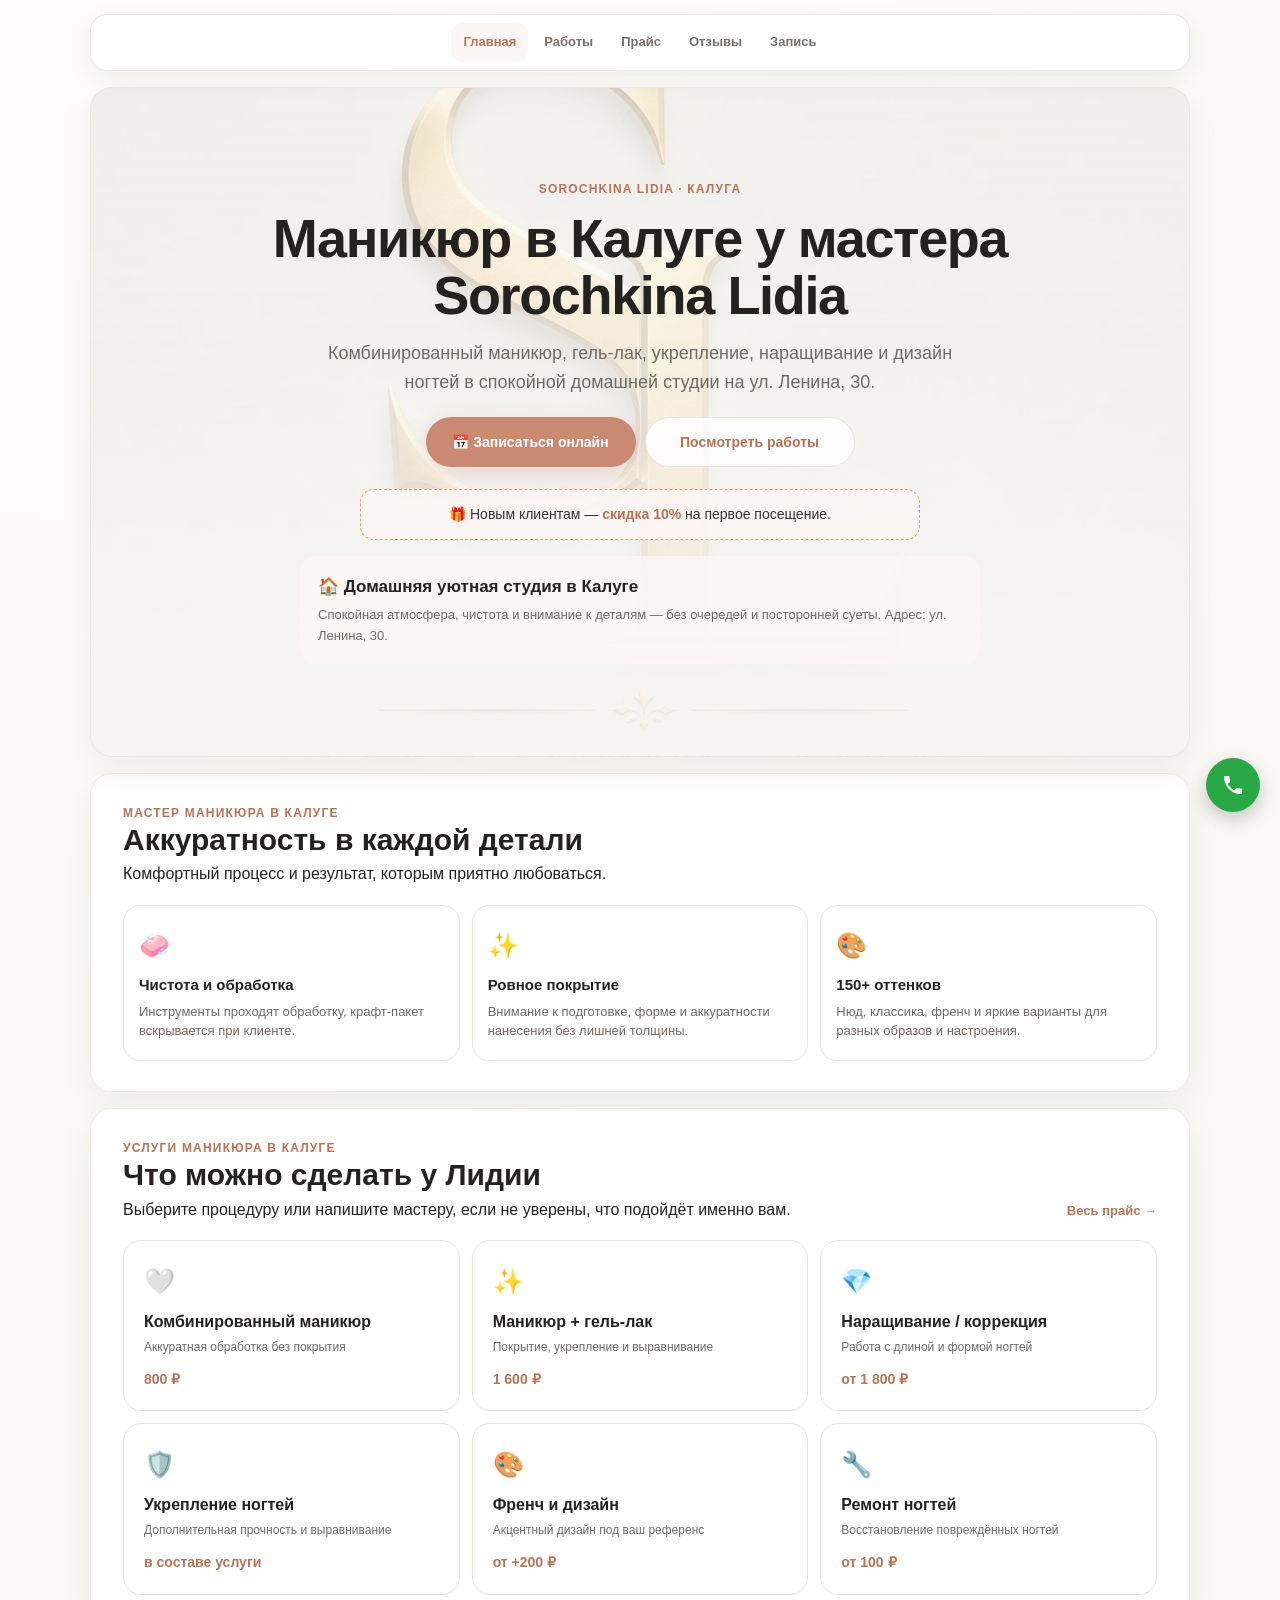
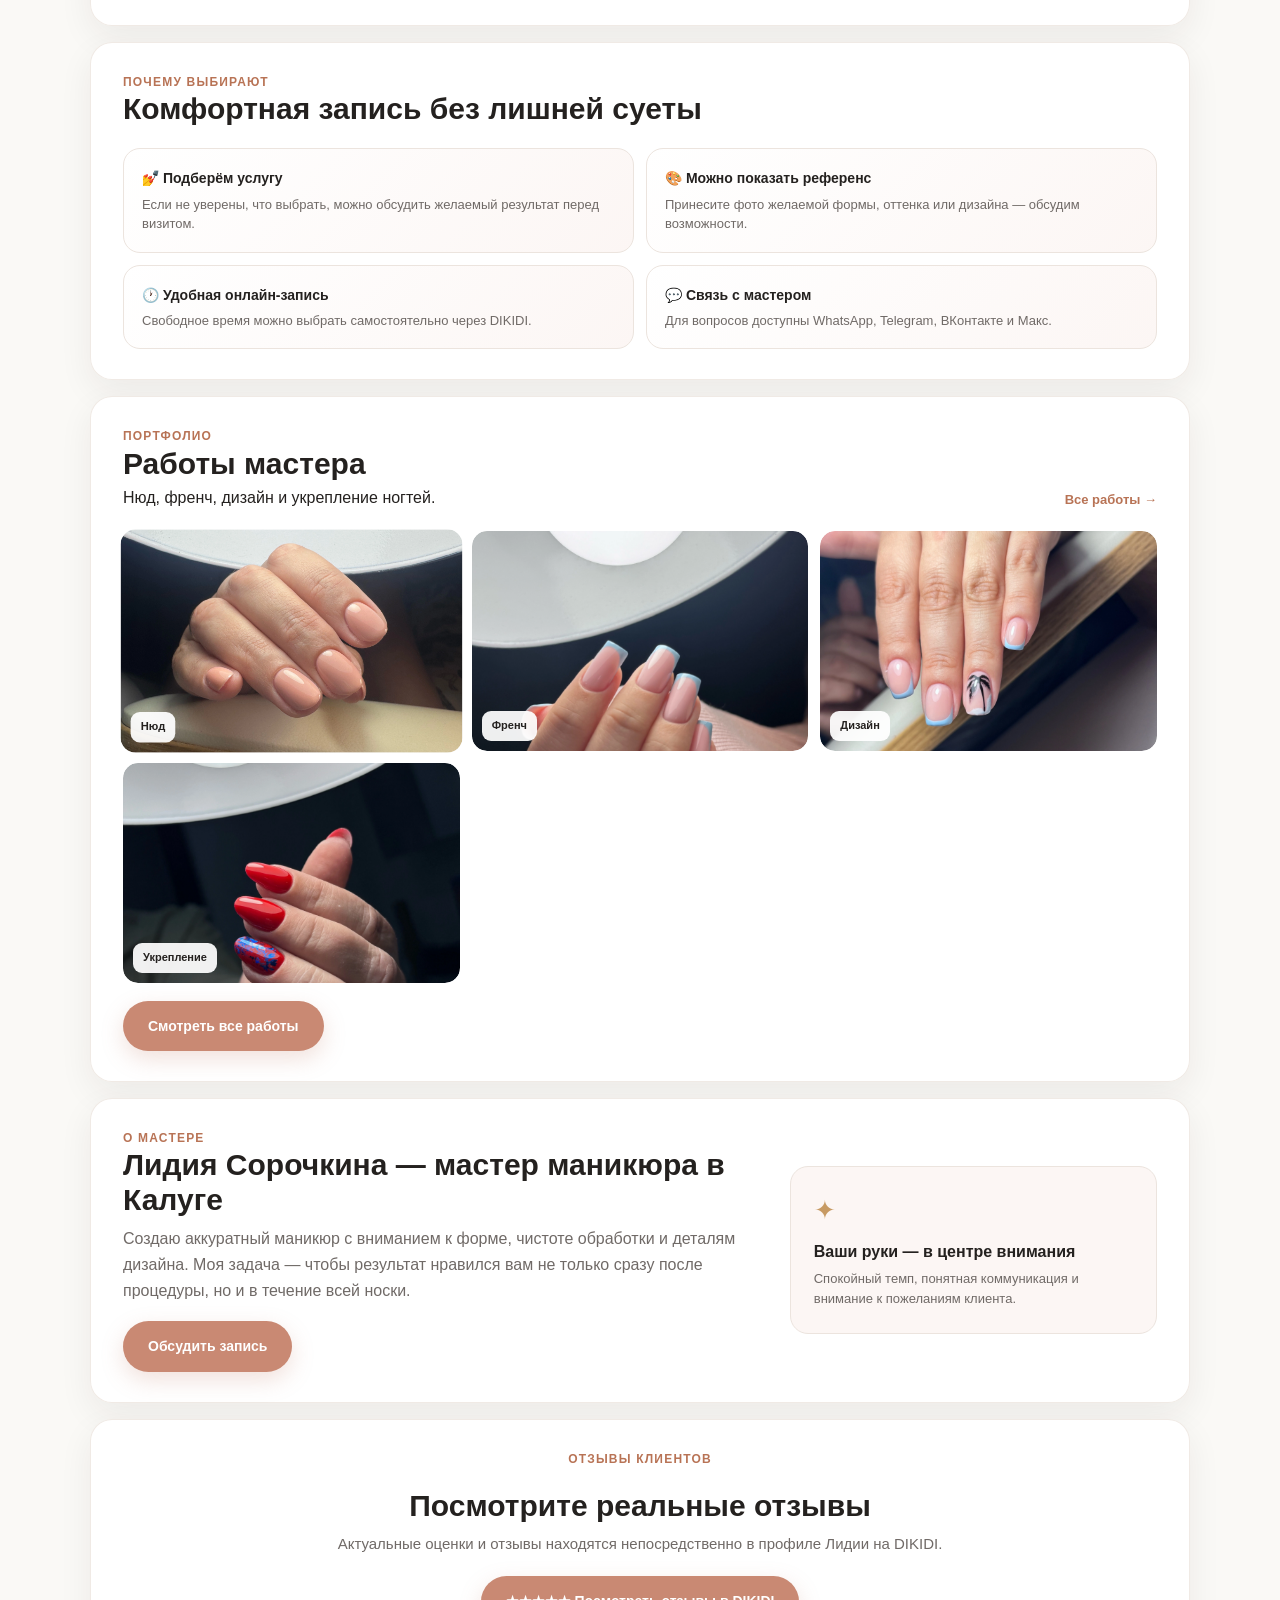
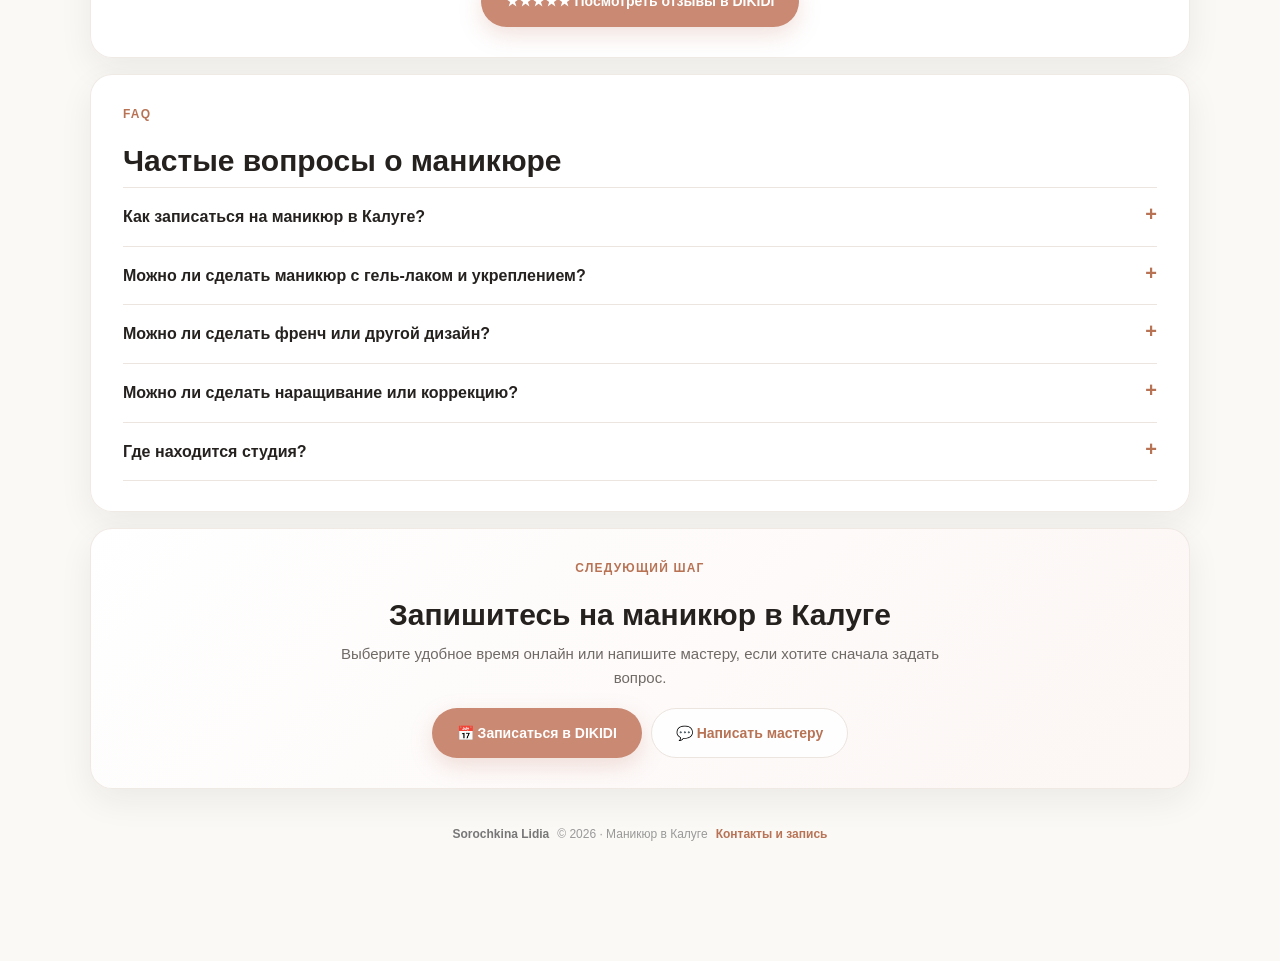
<file: index.html>
<!DOCTYPE html>
<html lang="ru">
<head>
<meta charset="UTF-8"><meta name="viewport" content="width=device-width, initial-scale=1.0">
<meta name="description" content="Sorochkina Lidia — мастер маникюра в Калуге. Маникюр, гель-лак, укрепление, наращивание и дизайн ногтей. Портфолио, цены, отзывы и онлайн-запись.">
<meta name="theme-color" content="#faf9f6"><meta name="robots" content="index,follow,max-image-preview:large">
<link rel="canonical" href="https://alexandrsorochkin06-cloud.github.io/lidiya-site/">
<link rel="icon" href="favicon.svg" type="image/svg+xml"><link rel="manifest" href="site.webmanifest">
<meta property="og:title" content="Sorochkina Lidia — мастер маникюра в Калуге"><meta property="og:description" content="Маникюр, гель-лак, укрепление, наращивание и дизайн ногтей в Калуге. Портфолио, цены и онлайн-запись."><meta property="og:type" content="website"><meta property="og:locale" content="ru_RU"><meta property="og:url" content="https://alexandrsorochkin06-cloud.github.io/lidiya-site/">
<title>Sorochkina Lidia — мастер маникюра в Калуге</title><link rel="stylesheet" href="style.css">
<script type="application/ld+json">{"@context":"https://schema.org","@type":"NailSalon","name":"Sorochkina Lidia","description":"Мастер маникюра в Калуге: маникюр, гель-лак, укрепление, наращивание и дизайн ногтей.","url":"https://alexandrsorochkin06-cloud.github.io/lidiya-site/","telephone":"+79208876591","priceRange":"₽₽","areaServed":{"@type":"City","name":"Калуга"},"address":{"@type":"PostalAddress","streetAddress":"ул. Ленина, 30","addressLocality":"Калуга","addressRegion":"Калужская область","postalCode":"248000","addressCountry":"RU"},"serviceType":["Комбинированный маникюр","Маникюр с гель-лаком","Укрепление ногтей","Наращивание ногтей","Коррекция ногтей","Френч","Дизайн ногтей","Ремонт ногтей"],"sameAs":["https://vk.com/id_sorochkina.lidia","https://t.me/princess1118L","https://dikidi.ru/1671478"]}</script>
</head>
<body><a class="skip-link" href="#main">К содержанию</a><div class="container">
<nav class="nav-menu" aria-label="Основная навигация"><a href="index.html" class="active">Главная</a><a href="gallery.html">Работы</a><a href="prices.html">Прайс</a><a href="reviews.html">Отзывы</a><a href="booking.html">Запись</a></nav>
<main id="main">
<section class="hero" style="position:relative;overflow:hidden"><p class="hero-kicker">SOROCHKINA LIDIA · КАЛУГА</p><h1 style="max-width:760px">Маникюр в Калуге у мастера Sorochkina Lidia</h1><p style="max-width:650px">Комбинированный маникюр, гель-лак, укрепление, наращивание и дизайн ногтей в спокойной домашней студии на ул. Ленина, 30.</p><div class="hero-actions"><a href="https://dikidi.ru/1671478" class="btn" target="_blank" rel="noopener noreferrer">📅 Записаться онлайн</a><a href="gallery.html" class="btn btn-light">Посмотреть работы</a></div><div class="offer"><p>🎁 Новым клиентам — <strong>скидка 10%</strong> на первое посещение.</p></div><div class="hero-studio"><h3>🏠 Домашняя уютная студия в Калуге</h3><p>Спокойная атмосфера, чистота и внимание к деталям — без очередей и посторонней суеты. Адрес: ул. Ленина, 30.</p></div></section>
<section class="section"><div class="section-heading"><div><p class="eyebrow">Мастер маникюра в Калуге</p><h2>Аккуратность в каждой детали</h2><p>Комфортный процесс и результат, которым приятно любоваться.</p></div></div><div class="benefits"><div class="benefit-card"><div class="benefit-icon">🧼</div><h3>Чистота и обработка</h3><p>Инструменты проходят обработку, крафт-пакет вскрывается при клиенте.</p></div><div class="benefit-card"><div class="benefit-icon">✨</div><h3>Ровное покрытие</h3><p>Внимание к подготовке, форме и аккуратности нанесения без лишней толщины.</p></div><div class="benefit-card"><div class="benefit-icon">🎨</div><h3>150+ оттенков</h3><p>Нюд, классика, френч и яркие варианты для разных образов и настроения.</p></div></div></section>
<section class="section"><div class="section-heading"><div><p class="eyebrow">Услуги маникюра в Калуге</p><h2>Что можно сделать у Лидии</h2><p>Выберите процедуру или напишите мастеру, если не уверены, что подойдёт именно вам.</p></div><a class="mini-link" href="prices.html">Весь прайс →</a></div><div class="service-grid"><a class="service-card" href="prices.html"><span class="service-icon">🤍</span><strong>Комбинированный маникюр</strong><span>Аккуратная обработка без покрытия</span><b>800 ₽</b></a><a class="service-card" href="prices.html"><span class="service-icon">✨</span><strong>Маникюр + гель-лак</strong><span>Покрытие, укрепление и выравнивание</span><b>1 600 ₽</b></a><a class="service-card" href="prices.html"><span class="service-icon">💎</span><strong>Наращивание / коррекция</strong><span>Работа с длиной и формой ногтей</span><b>от 1 800 ₽</b></a><a class="service-card" href="prices.html"><span class="service-icon">🛡️</span><strong>Укрепление ногтей</strong><span>Дополнительная прочность и выравнивание</span><b>в составе услуги</b></a><a class="service-card" href="prices.html"><span class="service-icon">🎨</span><strong>Френч и дизайн</strong><span>Акцентный дизайн под ваш референс</span><b>от +200 ₽</b></a><a class="service-card" href="prices.html"><span class="service-icon">🔧</span><strong>Ремонт ногтей</strong><span>Восстановление повреждённых ногтей</span><b>от 100 ₽</b></a></div></section>
<section class="section"><div class="section-heading"><div><p class="eyebrow">Почему выбирают</p><h2>Комфортная запись без лишней суеты</h2></div></div><div class="trust-grid"><div class="trust-item"><strong>💅 Подберём услугу</strong><span>Если не уверены, что выбрать, можно обсудить желаемый результат перед визитом.</span></div><div class="trust-item"><strong>🎨 Можно показать референс</strong><span>Принесите фото желаемой формы, оттенка или дизайна — обсудим возможности.</span></div><div class="trust-item"><strong>🕐 Удобная онлайн-запись</strong><span>Свободное время можно выбрать самостоятельно через DIKIDI.</span></div><div class="trust-item"><strong>💬 Связь с мастером</strong><span>Для вопросов доступны WhatsApp, Telegram, ВКонтакте и Макс.</span></div></div></section>
<section class="section"><div class="section-heading"><div><p class="eyebrow">Портфолио</p><h2>Работы мастера</h2><p>Нюд, френч, дизайн и укрепление ногтей.</p></div><a class="mini-link" href="gallery.html">Все работы →</a></div><div class="gallery-grid home-gallery"><div class="gallery-card" style="transform:scale(1.015);z-index:1"><img src="photo1.jpg" alt="Нюдовый маникюр — работа Sorochkina Lidia в Калуге" class="gallery-img" loading="lazy"><span class="gallery-label">Нюд</span></div><div class="gallery-card"><img src="photo2.jpg" alt="Французский маникюр — работа Sorochkina Lidia в Калуге" class="gallery-img" loading="lazy"><span class="gallery-label">Френч</span></div><div class="gallery-card"><img src="photo3.jpg" alt="Маникюр с дизайном — работа Sorochkina Lidia в Калуге" class="gallery-img" loading="lazy"><span class="gallery-label">Дизайн</span></div><div class="gallery-card"><img src="photo4.jpg" alt="Маникюр с укреплением — работа Sorochkina Lidia в Калуге" class="gallery-img" loading="lazy"><span class="gallery-label">Укрепление</span></div></div><a href="gallery.html" class="btn" style="margin-top:18px">Смотреть все работы</a></section>
<section class="section about-section"><div class="about-copy"><p class="eyebrow">О мастере</p><h2>Лидия Сорочкина — мастер маникюра в Калуге</h2><p>Создаю аккуратный маникюр с вниманием к форме, чистоте обработки и деталям дизайна. Моя задача — чтобы результат нравился вам не только сразу после процедуры, но и в течение всей носки.</p><a href="booking.html" class="btn">Обсудить запись</a></div><div class="about-note"><span>✦</span><strong>Ваши руки — в центре внимания</strong><p>Спокойный темп, понятная коммуникация и внимание к пожеланиям клиента.</p></div></section>
<section class="section" style="text-align:center"><p class="eyebrow">Отзывы клиентов</p><h2>Посмотрите реальные отзывы</h2><p>Актуальные оценки и отзывы находятся непосредственно в профиле Лидии на DIKIDI.</p><a href="https://dikidi.ru/1671478" class="btn" target="_blank" rel="noopener noreferrer">★★★★★ Посмотреть отзывы в DIKIDI</a></section>
<section class="section faq-section"><p class="eyebrow">FAQ</p><h2>Частые вопросы о маникюре</h2><details><summary>Как записаться на маникюр в Калуге?</summary><p>Самый быстрый способ — открыть онлайн-запись DIKIDI и выбрать подходящее время. Для вопросов можно написать мастеру.</p></details><details><summary>Можно ли сделать маникюр с гель-лаком и укреплением?</summary><p>Да, услуга «Маникюр + гель-лак» включает укрепление и выравнивание. Актуальная стоимость указана в прайсе.</p></details><details><summary>Можно ли сделать френч или другой дизайн?</summary><p>Да. Можно заранее показать референс, чтобы обсудить желаемый результат и возможность его выполнения.</p></details><details><summary>Можно ли сделать наращивание или коррекцию?</summary><p>Да, выполняются наращивание и коррекция. Стоимость начинается от 1 800 ₽ и зависит от объёма работы.</p></details><details><summary>Где находится студия?</summary><p>Студия находится в Калуге по адресу: ул. Ленина, 30. Точные организационные детали визита уточняются при записи.</p></details></section>
<section class="section final-cta"><p class="eyebrow">Следующий шаг</p><h2>Запишитесь на маникюр в Калуге</h2><p>Выберите удобное время онлайн или напишите мастеру, если хотите сначала задать вопрос.</p><div class="hero-actions"><a href="https://dikidi.ru/1671478" class="btn" target="_blank" rel="noopener noreferrer">📅 Записаться в DIKIDI</a><a href="booking.html" class="btn btn-light">💬 Написать мастеру</a></div></section>
</main><footer class="footer"><strong>Sorochkina Lidia</strong><span>© 2026 · Маникюр в Калуге</span><a href="booking.html">Контакты и запись</a></footer></div>
<a href="tel:+79208876591" class="phone-float-btn" aria-label="Позвонить мастеру"><svg xmlns="http://www.w3.org/2000/svg" viewBox="0 0 24 24" fill="white" width="24" height="24" aria-hidden="true"><path d="M6.62 10.79c1.44 2.83 3.76 5.14 6.59 6.59l2.2-2.2c.27-.27.67-.36 1.02-.24 1.12.37 2.33.57 3.57.57.55 0 1 .45 1 1V20c0 .55-.45 1-1 1-9.39 0-17-7.61-17-17 0-.55.45-1 1-1h3.5c.55 0 1 .45 1 1 0 1.25.2 2.45.57 3.57-.28.28-.36.67-.25 1.02.11.35.03.74-.25 1.02z"/></svg></a><div class="mobile-cta"><a class="cta-primary" href="https://dikidi.ru/1671478" target="_blank" rel="noopener noreferrer">📅 Записаться</a><a class="cta-secondary" href="booking.html">💬 Написать мастеру</a></div><script src="script.js" defer></script>
</body></html>
</file>
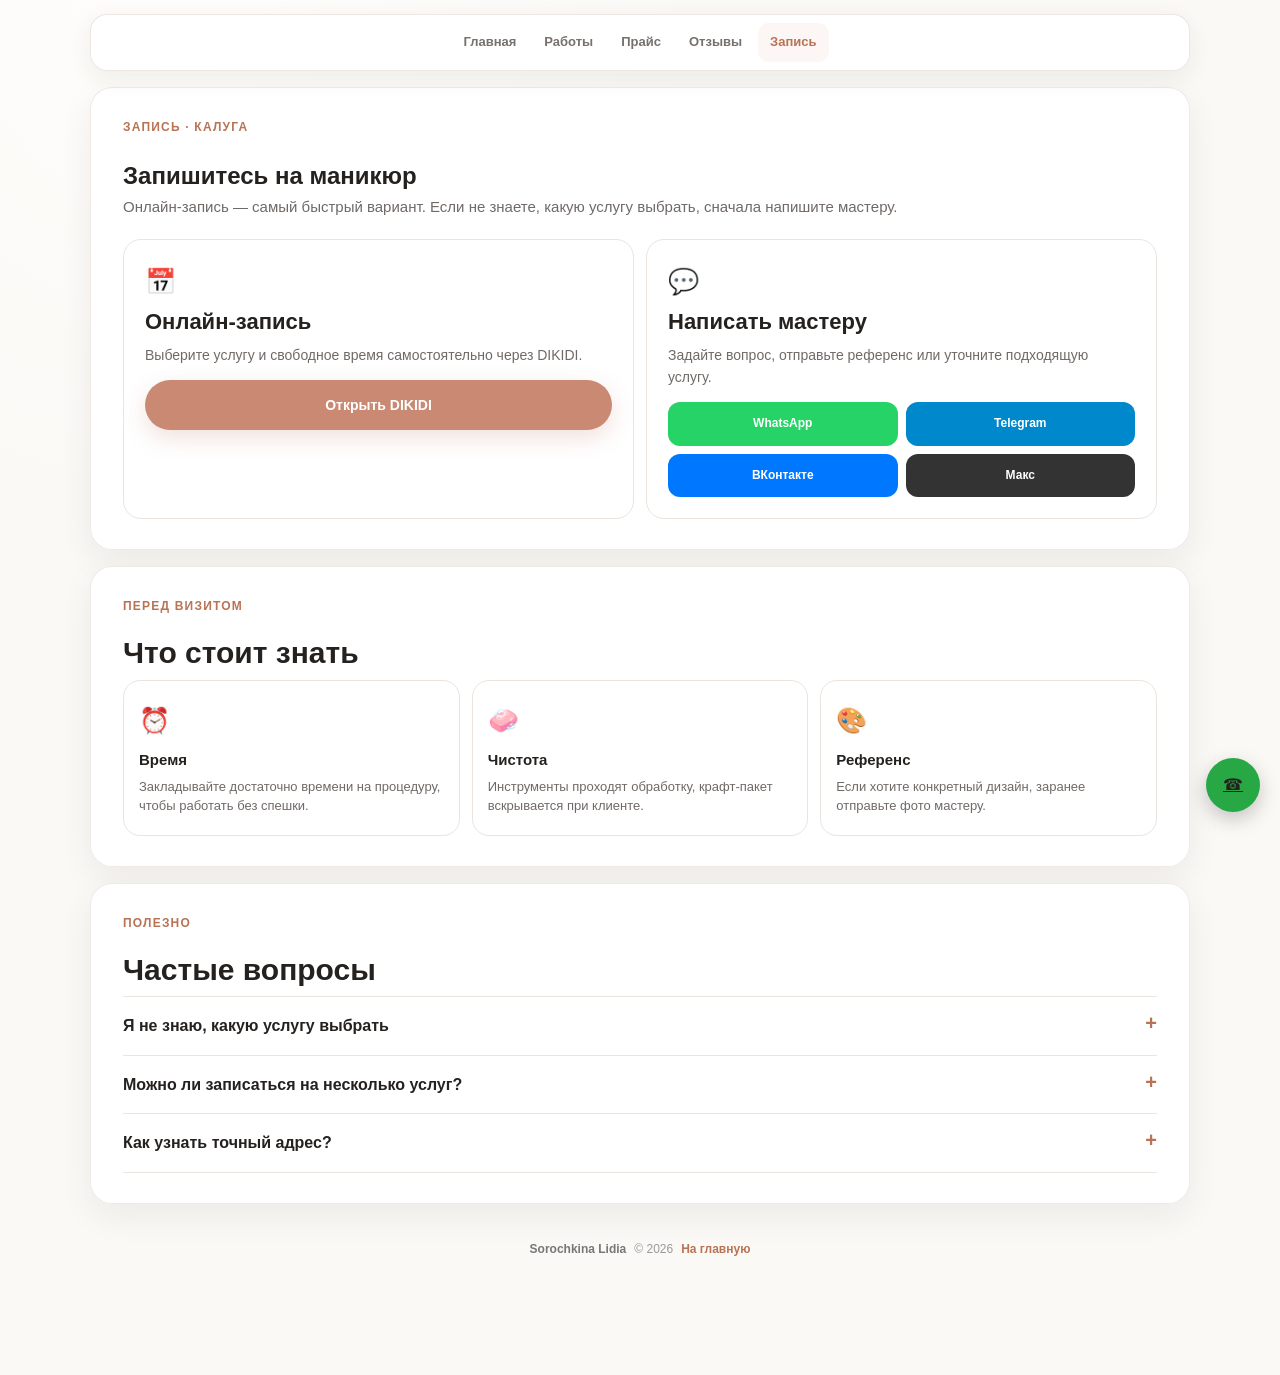
<file: booking.html>
<!DOCTYPE html>
<html lang="ru">
<head>
<meta charset="UTF-8"><meta name="viewport" content="width=device-width, initial-scale=1.0">
<meta name="description" content="Запись на маникюр в Калуге к Sorochkina Lidia. Онлайн-запись через DIKIDI, WhatsApp, Telegram, ВКонтакте и Макс.">
<meta name="theme-color" content="#faf9f6"><meta name="robots" content="index,follow">
<link rel="canonical" href="https://alexandrsorochkin06-cloud.github.io/lidiya-site/booking.html">
<meta property="og:title" content="Запись на маникюр в Калуге | Sorochkina Lidia"><meta property="og:description" content="Онлайн-запись к мастеру маникюра Sorochkina Lidia в Калуге."><meta property="og:type" content="website"><meta property="og:locale" content="ru_RU"><meta property="og:url" content="https://alexandrsorochkin06-cloud.github.io/lidiya-site/booking.html">
<title>Запись на маникюр в Калуге | Sorochkina Lidia</title><link rel="stylesheet" href="style.css">
</head>
<body><a class="skip-link" href="#main">К содержанию</a><div class="container">
<nav class="nav-menu" aria-label="Основная навигация"><a href="index.html">Главная</a><a href="gallery.html">Работы</a><a href="prices.html">Прайс</a><a href="reviews.html">Отзывы</a><a href="booking.html" class="active">Запись</a></nav>
<main id="main">
<section class="section"><p class="eyebrow">Запись · Калуга</p><h1>Запишитесь на маникюр</h1><p>Онлайн-запись — самый быстрый вариант. Если не знаете, какую услугу выбрать, сначала напишите мастеру.</p>
<div class="booking-grid">
<div class="booking-card"><div class="benefit-icon">📅</div><h2 style="font-size:22px">Онлайн-запись</h2><p>Выберите услугу и свободное время самостоятельно через DIKIDI.</p><a href="https://dikidi.ru/1671478" class="btn" target="_blank" rel="noopener noreferrer">Открыть DIKIDI</a></div>
<div class="booking-card"><div class="benefit-icon">💬</div><h2 style="font-size:22px">Написать мастеру</h2><p>Задайте вопрос, отправьте референс или уточните подходящую услугу.</p><div class="social-container"><a href="https://wa.me/79208876591" class="social-btn btn-wa" target="_blank" rel="noopener noreferrer">WhatsApp</a><a href="https://t.me/princess1118L" class="social-btn btn-tg" target="_blank" rel="noopener noreferrer">Telegram</a><a href="https://vk.com/id_sorochkina.lidia" class="social-btn btn-vk" target="_blank" rel="noopener noreferrer">ВКонтакте</a><a href="https://max.ru/u/f9LHodD0cOKKDF-RyiSH8TqWI8yB1N1SWIrjdhcrWmc8lNdS7V3Ifi0kmso" class="social-btn btn-max" target="_blank" rel="noopener noreferrer">Макс</a></div></div>
</div></section>
<section class="section"><p class="eyebrow">Перед визитом</p><h2>Что стоит знать</h2><div class="benefits"><div class="benefit-card"><div class="benefit-icon">⏰</div><h3>Время</h3><p>Закладывайте достаточно времени на процедуру, чтобы работать без спешки.</p></div><div class="benefit-card"><div class="benefit-icon">🧼</div><h3>Чистота</h3><p>Инструменты проходят обработку, крафт-пакет вскрывается при клиенте.</p></div><div class="benefit-card"><div class="benefit-icon">🎨</div><h3>Референс</h3><p>Если хотите конкретный дизайн, заранее отправьте фото мастеру.</p></div></div></section>
<section class="section faq-section"><p class="eyebrow">Полезно</p><h2>Частые вопросы</h2><details><summary>Я не знаю, какую услугу выбрать</summary><p>Напишите мастеру и опишите желаемый результат. Можно приложить фотографию — это поможет подобрать услугу.</p></details><details><summary>Можно ли записаться на несколько услуг?</summary><p>Да, детали лучше уточнить при записи, чтобы заложить необходимое время.</p></details><details><summary>Как узнать точный адрес?</summary><p>Процедура проходит в домашней студии по адресу: Калуга, ул. Ленина, 30. Организационные детали визита уточняются при записи.</p></details></section>
</main><footer class="footer"><strong>Sorochkina Lidia</strong><span>© 2026</span><a href="index.html">На главную</a></footer></div>
<a href="tel:+79208876591" class="phone-float-btn" aria-label="Позвонить мастеру">☎</a><div class="mobile-cta"><a class="cta-primary" href="https://dikidi.ru/1671478" target="_blank" rel="noopener noreferrer">📅 Записаться</a><a class="cta-secondary" href="https://wa.me/79208876591" target="_blank" rel="noopener noreferrer">💬 Написать</a></div>
</body></html>
</file>
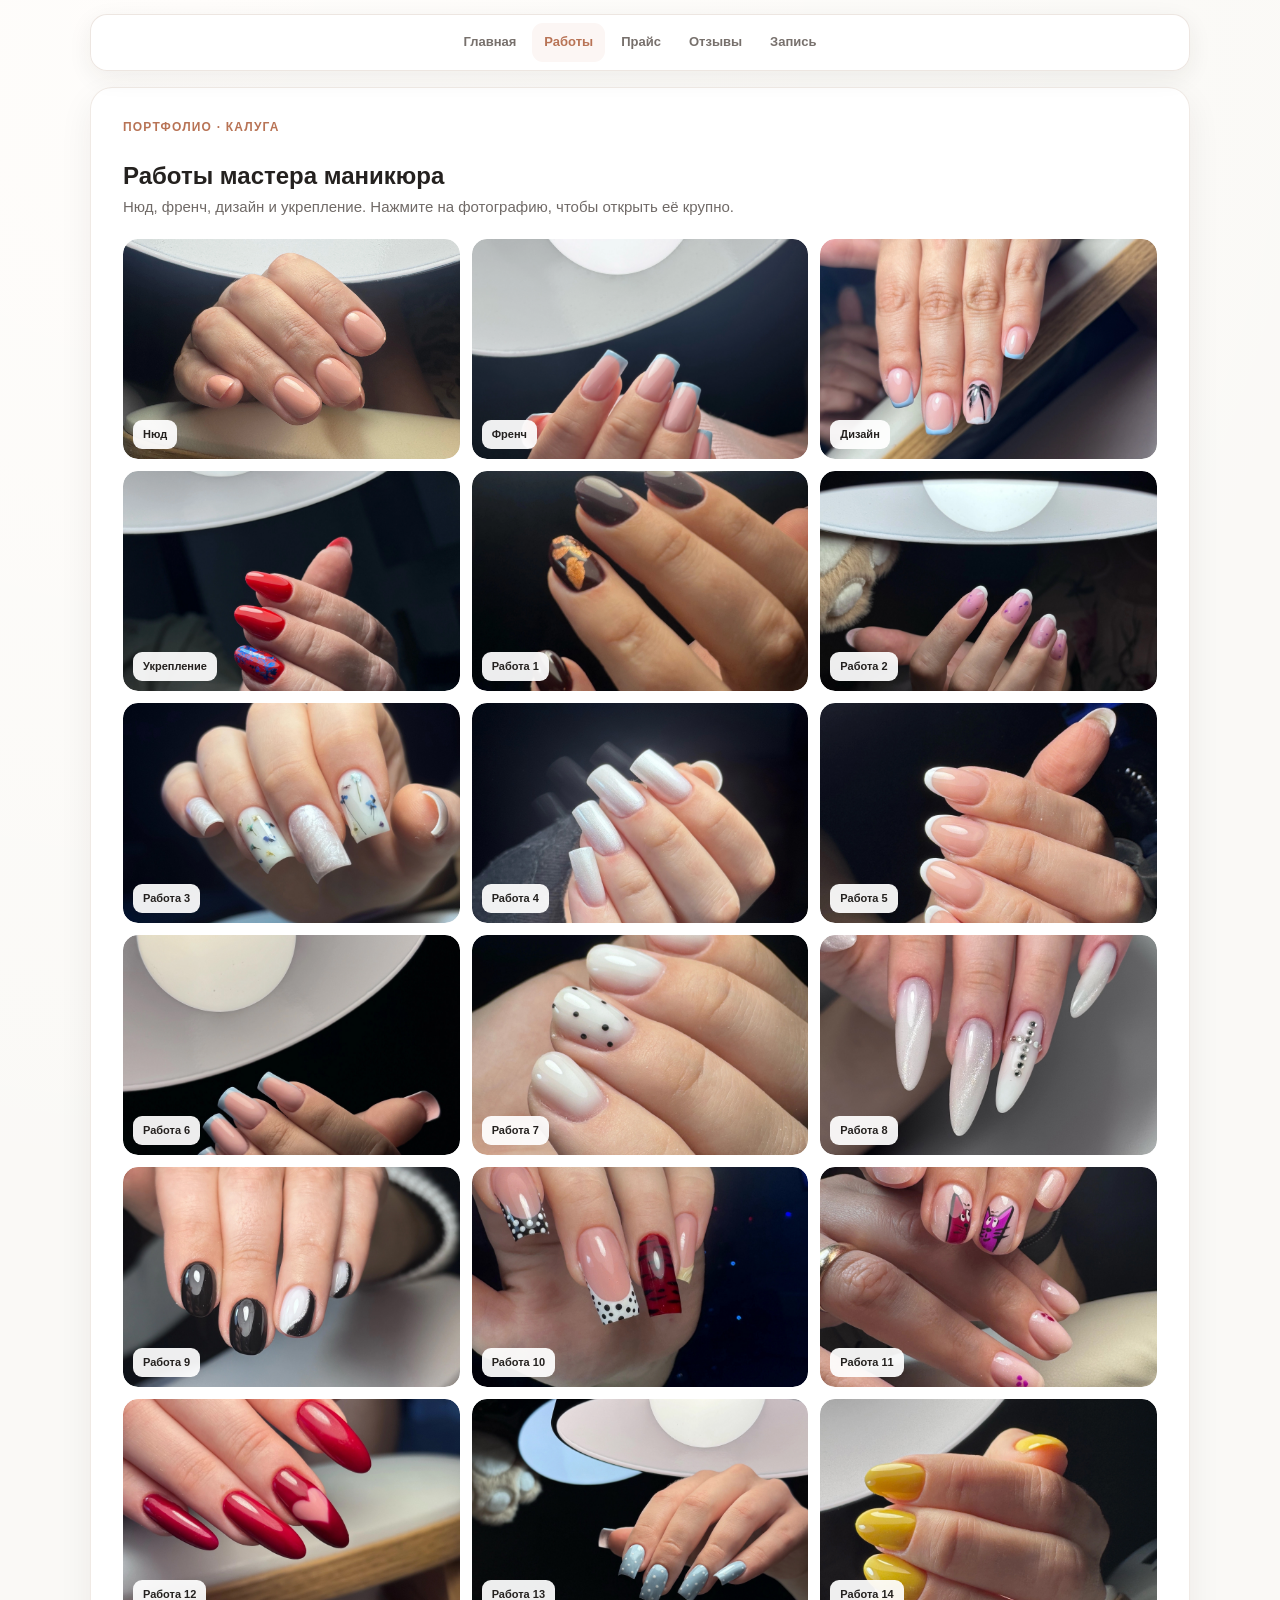
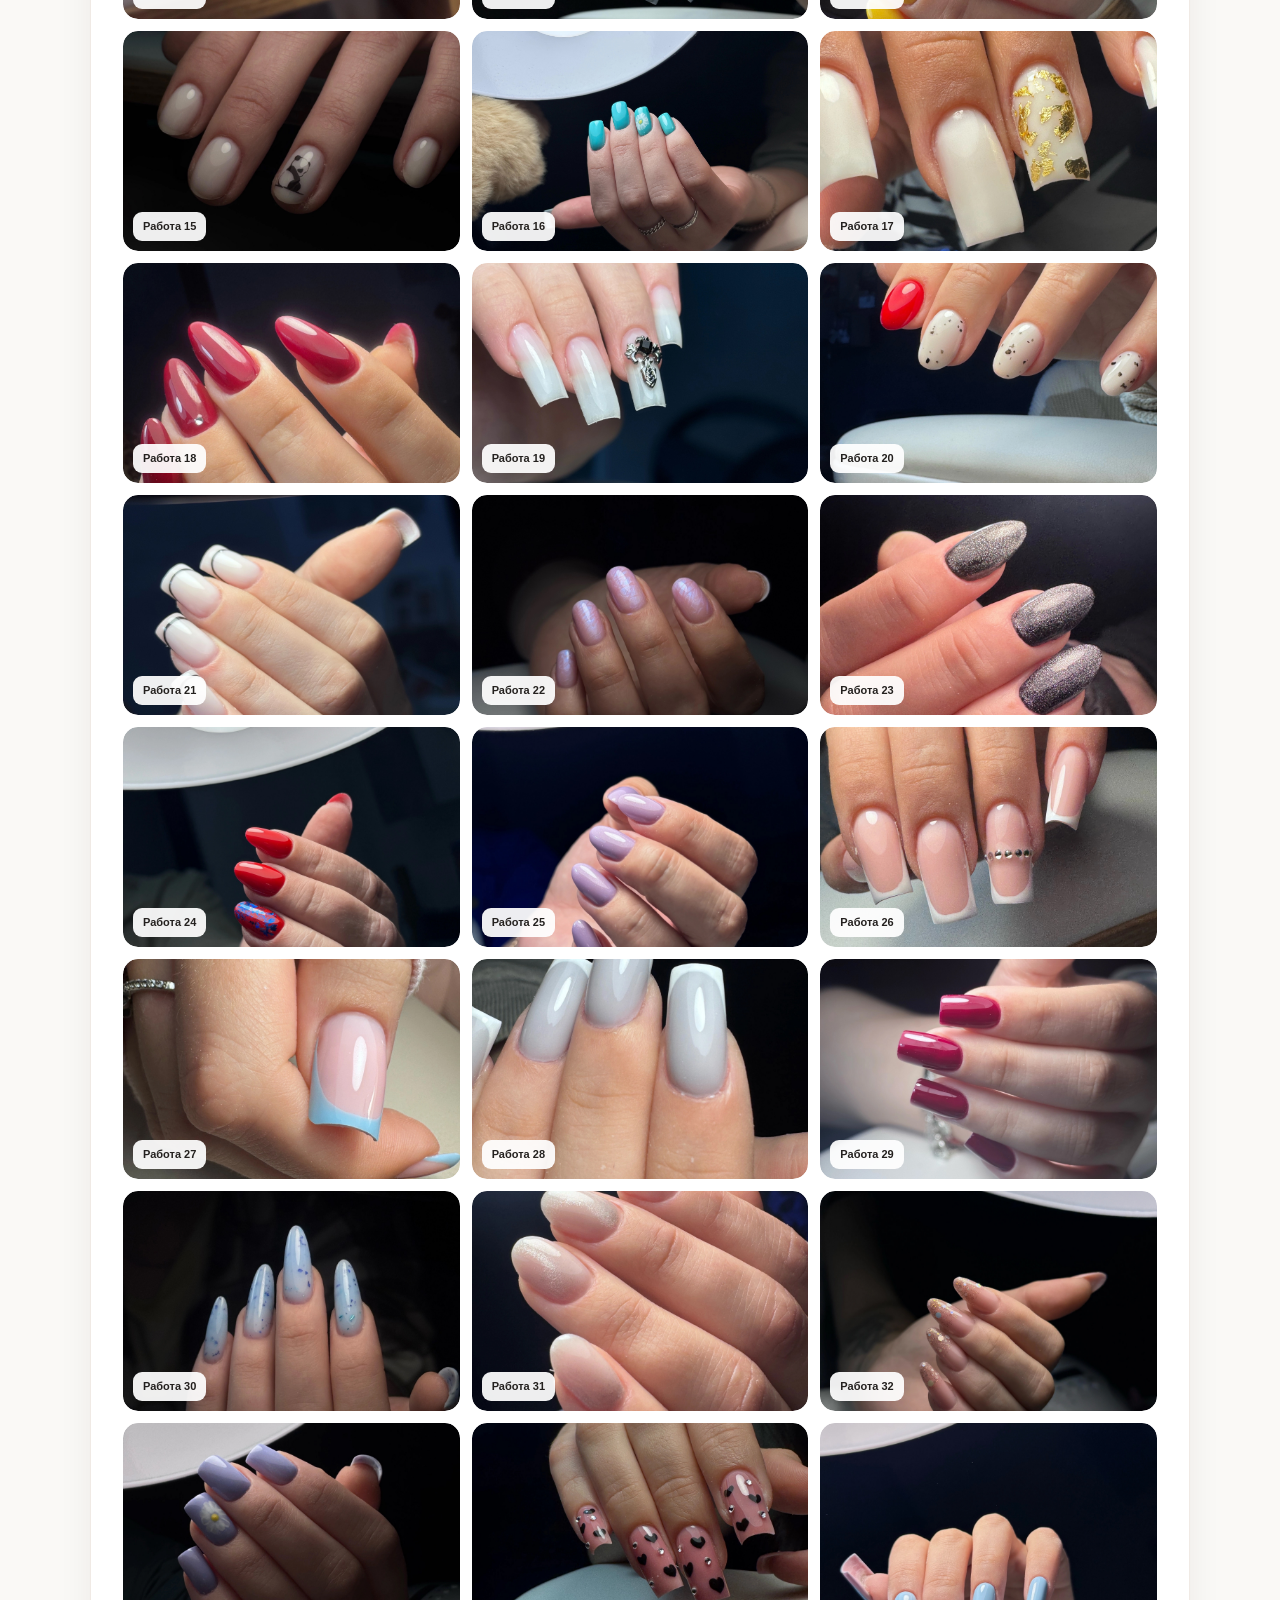
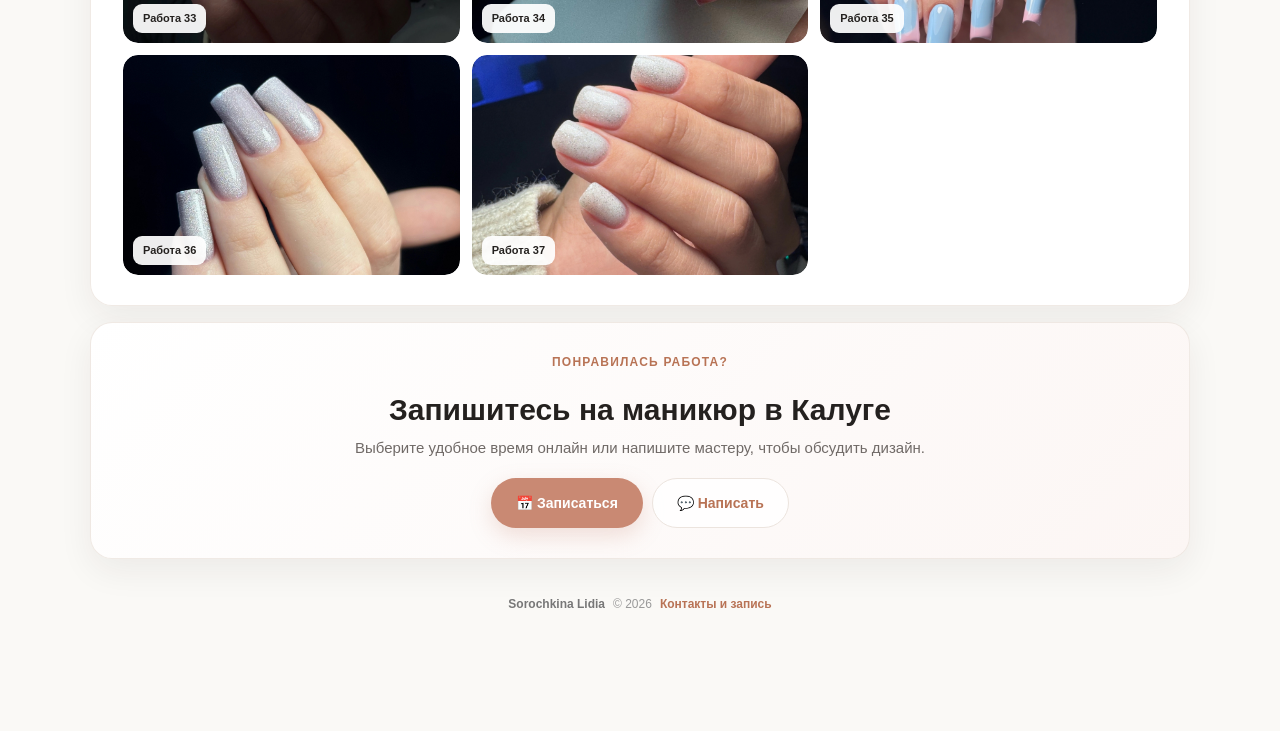
<file: gallery.html>
<!DOCTYPE html>
<html lang="ru">
<head>
<meta charset="UTF-8"><meta name="viewport" content="width=device-width, initial-scale=1.0">
<meta name="description" content="Портфолио Sorochkina Lidia — маникюр в Калуге: френч, нюд, укрепление и дизайн ногтей. Фотографии работ мастера.">
<meta name="theme-color" content="#faf9f6"><meta name="robots" content="index,follow,max-image-preview:large">
<link rel="canonical" href="https://alexandrsorochkin06-cloud.github.io/lidiya-site/gallery.html">
<meta property="og:title" content="Портфолио маникюра в Калуге | Sorochkina Lidia"><meta property="og:description" content="Работы мастера маникюра Sorochkina Lidia в Калуге: нюд, френч, дизайн и укрепление."><meta property="og:type" content="website"><meta property="og:locale" content="ru_RU"><meta property="og:url" content="https://alexandrsorochkin06-cloud.github.io/lidiya-site/gallery.html">
<title>Портфолио маникюра в Калуге | Sorochkina Lidia</title><link rel="stylesheet" href="style.css">
</head>
<body><a class="skip-link" href="#main">К содержанию</a><div class="container">
<nav class="nav-menu" aria-label="Основная навигация"><a href="index.html">Главная</a><a href="gallery.html" class="active">Работы</a><a href="prices.html">Прайс</a><a href="reviews.html">Отзывы</a><a href="booking.html">Запись</a></nav>
<main id="main">
<section class="section"><p class="eyebrow">Портфолио · Калуга</p><h1>Работы мастера маникюра</h1><p>Нюд, френч, дизайн и укрепление. Нажмите на фотографию, чтобы открыть её крупно.</p>
<div class="gallery-grid">
<div class="gallery-card"><img src="photo1.jpg" alt="Нюдовый маникюр — работа мастера Sorochkina Lidia в Калуге" class="gallery-img"><span class="gallery-label">Нюд</span></div><div class="gallery-card"><img src="photo2.jpg" alt="Французский маникюр — работа мастера Sorochkina Lidia в Калуге" class="gallery-img" loading="lazy"><span class="gallery-label">Френч</span></div><div class="gallery-card"><img src="photo3.jpg" alt="Маникюр с дизайном — работа мастера Sorochkina Lidia" class="gallery-img" loading="lazy"><span class="gallery-label">Дизайн</span></div><div class="gallery-card"><img src="photo4.jpg" alt="Маникюр с укреплением — работа мастера Sorochkina Lidia" class="gallery-img" loading="lazy"><span class="gallery-label">Укрепление</span></div>
<div class="gallery-card"><img src="p1.jpg" alt="Маникюр — работа 1 мастера Sorochkina Lidia" class="gallery-img" loading="lazy"><span class="gallery-label">Работа 1</span></div><div class="gallery-card"><img src="p2.jpg" alt="Маникюр — работа 2 мастера Sorochkina Lidia" class="gallery-img" loading="lazy"><span class="gallery-label">Работа 2</span></div><div class="gallery-card"><img src="p3.jpg" alt="Маникюр — работа 3 мастера Sorochkina Lidia" class="gallery-img" loading="lazy"><span class="gallery-label">Работа 3</span></div><div class="gallery-card"><img src="p4.jpg" alt="Маникюр — работа 4 мастера Sorochkina Lidia" class="gallery-img" loading="lazy"><span class="gallery-label">Работа 4</span></div><div class="gallery-card"><img src="p5.jpg" alt="Маникюр — работа 5 мастера Sorochkina Lidia" class="gallery-img" loading="lazy"><span class="gallery-label">Работа 5</span></div><div class="gallery-card"><img src="p6.jpg" alt="Маникюр — работа 6 мастера Sorochkina Lidia" class="gallery-img" loading="lazy"><span class="gallery-label">Работа 6</span></div><div class="gallery-card"><img src="p7.jpg" alt="Маникюр — работа 7 мастера Sorochkina Lidia" class="gallery-img" loading="lazy"><span class="gallery-label">Работа 7</span></div><div class="gallery-card"><img src="p8.jpg" alt="Маникюр — работа 8 мастера Sorochkina Lidia" class="gallery-img" loading="lazy"><span class="gallery-label">Работа 8</span></div><div class="gallery-card"><img src="p9.jpg" alt="Маникюр — работа 9 мастера Sorochkina Lidia" class="gallery-img" loading="lazy"><span class="gallery-label">Работа 9</span></div><div class="gallery-card"><img src="p10.jpg" alt="Маникюр — работа 10 мастера Sorochkina Lidia" class="gallery-img" loading="lazy"><span class="gallery-label">Работа 10</span></div><div class="gallery-card"><img src="p11.jpg" alt="Маникюр — работа 11 мастера Sorochkina Lidia" class="gallery-img" loading="lazy"><span class="gallery-label">Работа 11</span></div><div class="gallery-card"><img src="p12.jpg" alt="Маникюр — работа 12 мастера Sorochkina Lidia" class="gallery-img" loading="lazy"><span class="gallery-label">Работа 12</span></div><div class="gallery-card"><img src="p13.jpg" alt="Маникюр — работа 13 мастера Sorochkina Lidia" class="gallery-img" loading="lazy"><span class="gallery-label">Работа 13</span></div><div class="gallery-card"><img src="p14.jpg" alt="Маникюр — работа 14 мастера Sorochkina Lidia" class="gallery-img" loading="lazy"><span class="gallery-label">Работа 14</span></div><div class="gallery-card"><img src="p15.jpg" alt="Маникюр — работа 15 мастера Sorochkina Lidia" class="gallery-img" loading="lazy"><span class="gallery-label">Работа 15</span></div><div class="gallery-card"><img src="p16.jpg" alt="Маникюр — работа 16 мастера Sorochkina Lidia" class="gallery-img" loading="lazy"><span class="gallery-label">Работа 16</span></div><div class="gallery-card"><img src="p17.jpg" alt="Маникюр — работа 17 мастера Sorochkina Lidia" class="gallery-img" loading="lazy"><span class="gallery-label">Работа 17</span></div><div class="gallery-card"><img src="p18.jpg" alt="Маникюр — работа 18 мастера Sorochkina Lidia" class="gallery-img" loading="lazy"><span class="gallery-label">Работа 18</span></div><div class="gallery-card"><img src="p19.jpg" alt="Маникюр — работа 19 мастера Sorochkina Lidia" class="gallery-img" loading="lazy"><span class="gallery-label">Работа 19</span></div><div class="gallery-card"><img src="p20.jpg" alt="Маникюр — работа 20 мастера Sorochkina Lidia" class="gallery-img" loading="lazy"><span class="gallery-label">Работа 20</span></div><div class="gallery-card"><img src="p21.jpg" alt="Маникюр — работа 21 мастера Sorochkina Lidia" class="gallery-img" loading="lazy"><span class="gallery-label">Работа 21</span></div><div class="gallery-card"><img src="p22.jpg" alt="Маникюр — работа 22 мастера Sorochkina Lidia" class="gallery-img" loading="lazy"><span class="gallery-label">Работа 22</span></div><div class="gallery-card"><img src="p23.jpg" alt="Маникюр — работа 23 мастера Sorochkina Lidia" class="gallery-img" loading="lazy"><span class="gallery-label">Работа 23</span></div><div class="gallery-card"><img src="p24.jpg" alt="Маникюр — работа 24 мастера Sorochkina Lidia" class="gallery-img" loading="lazy"><span class="gallery-label">Работа 24</span></div><div class="gallery-card"><img src="p25.jpg" alt="Маникюр — работа 25 мастера Sorochkina Lidia" class="gallery-img" loading="lazy"><span class="gallery-label">Работа 25</span></div><div class="gallery-card"><img src="p26.jpg" alt="Маникюр — работа 26 мастера Sorochkina Lidia" class="gallery-img" loading="lazy"><span class="gallery-label">Работа 26</span></div><div class="gallery-card"><img src="p27.jpg" alt="Маникюр — работа 27 мастера Sorochkina Lidia" class="gallery-img" loading="lazy"><span class="gallery-label">Работа 27</span></div><div class="gallery-card"><img src="p28.jpg" alt="Маникюр — работа 28 мастера Sorochkina Lidia" class="gallery-img" loading="lazy"><span class="gallery-label">Работа 28</span></div><div class="gallery-card"><img src="p29.jpg" alt="Маникюр — работа 29 мастера Sorochkina Lidia" class="gallery-img" loading="lazy"><span class="gallery-label">Работа 29</span></div><div class="gallery-card"><img src="p30.jpg" alt="Маникюр — работа 30 мастера Sorochkina Lidia" class="gallery-img" loading="lazy"><span class="gallery-label">Работа 30</span></div><div class="gallery-card"><img src="p31.jpg" alt="Маникюр — работа 31 мастера Sorochkina Lidia" class="gallery-img" loading="lazy"><span class="gallery-label">Работа 31</span></div><div class="gallery-card"><img src="p32.jpg" alt="Маникюр — работа 32 мастера Sorochkina Lidia" class="gallery-img" loading="lazy"><span class="gallery-label">Работа 32</span></div><div class="gallery-card"><img src="p33.jpg" alt="Маникюр — работа 33 мастера Sorochkina Lidia" class="gallery-img" loading="lazy"><span class="gallery-label">Работа 33</span></div><div class="gallery-card"><img src="p34.jpg" alt="Маникюр — работа 34 мастера Sorochkina Lidia" class="gallery-img" loading="lazy"><span class="gallery-label">Работа 34</span></div><div class="gallery-card"><img src="p35.jpg" alt="Маникюр — работа 35 мастера Sorochkina Lidia" class="gallery-img" loading="lazy"><span class="gallery-label">Работа 35</span></div><div class="gallery-card"><img src="p36.jpg" alt="Маникюр — работа 36 мастера Sorochkina Lidia" class="gallery-img" loading="lazy"><span class="gallery-label">Работа 36</span></div><div class="gallery-card"><img src="p37.jpg" alt="Маникюр — работа 37 мастера Sorochkina Lidia" class="gallery-img" loading="lazy"><span class="gallery-label">Работа 37</span></div>
</div></section>
<section class="section final-cta"><p class="eyebrow">Понравилась работа?</p><h2>Запишитесь на маникюр в Калуге</h2><p>Выберите удобное время онлайн или напишите мастеру, чтобы обсудить дизайн.</p><div class="hero-actions"><a href="https://dikidi.ru/1671478" class="btn" target="_blank" rel="noopener noreferrer">📅 Записаться</a><a href="booking.html" class="btn btn-light">💬 Написать</a></div></section>
</main><footer class="footer"><strong>Sorochkina Lidia</strong><span>© 2026</span><a href="booking.html">Контакты и запись</a></footer></div>
<div class="mobile-cta"><a class="cta-primary" href="https://dikidi.ru/1671478" target="_blank" rel="noopener noreferrer">📅 Записаться</a><a class="cta-secondary" href="booking.html">💬 Написать</a></div><script src="script.js" defer></script>
</body></html>
</file>
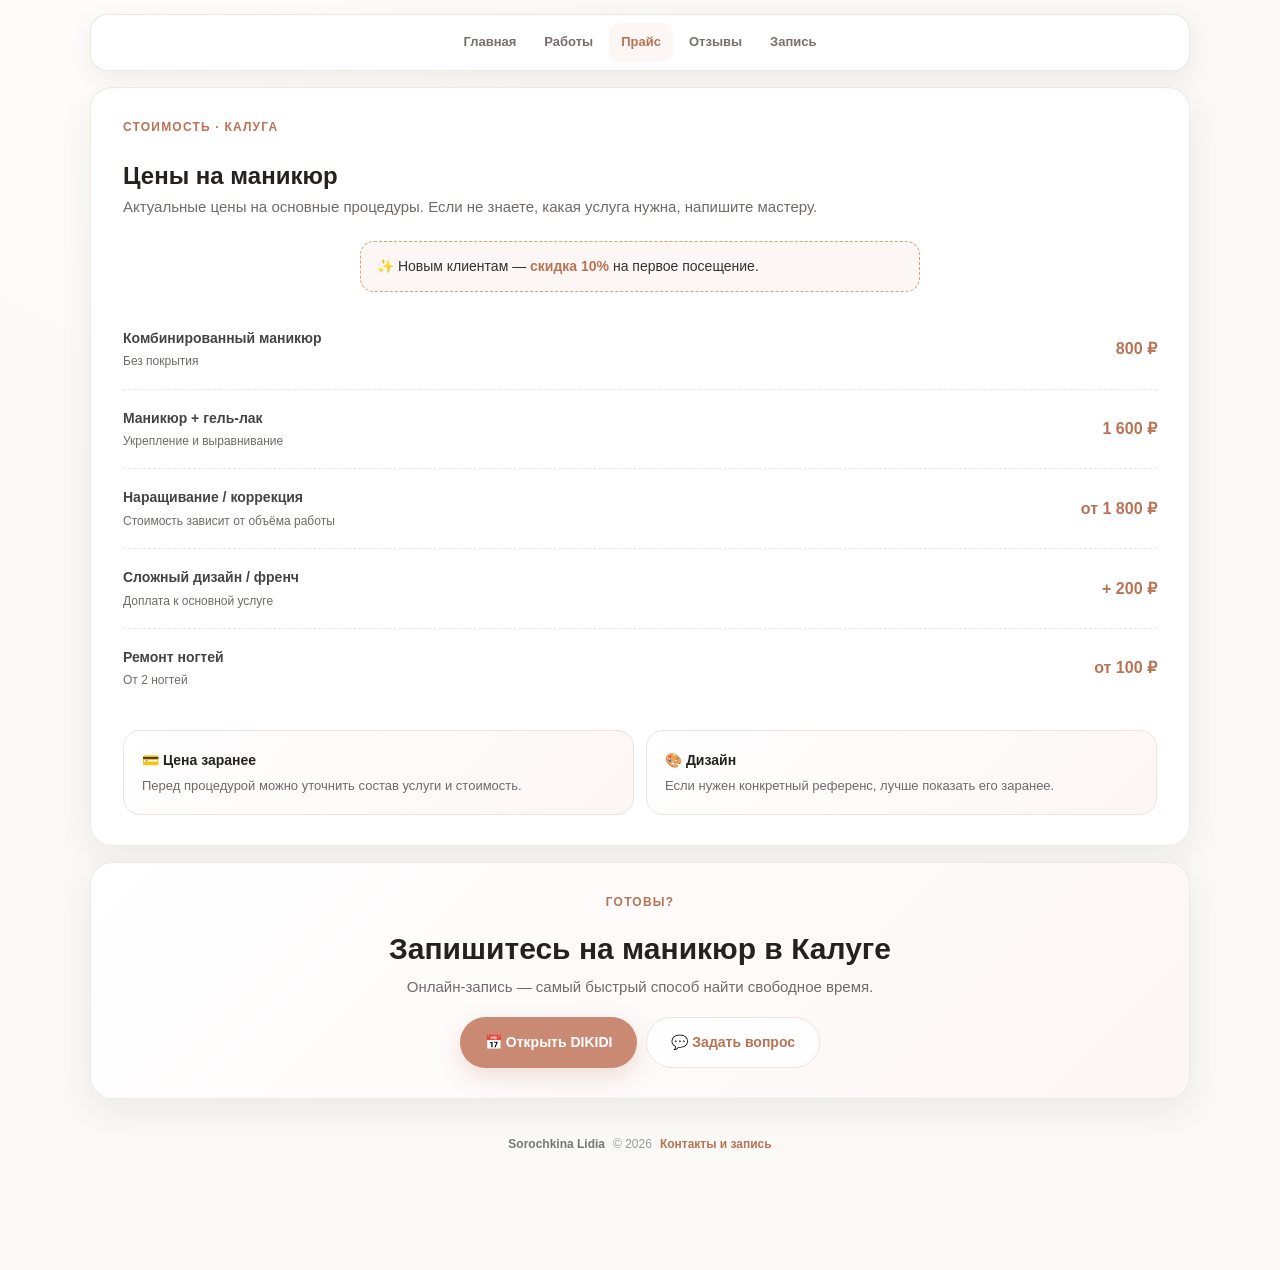
<file: prices.html>
<!DOCTYPE html>
<html lang="ru">
<head>
<meta charset="UTF-8"><meta name="viewport" content="width=device-width, initial-scale=1.0">
<meta name="description" content="Прайс Sorochkina Lidia в Калуге: маникюр, гель-лак, укрепление, наращивание, коррекция, френч и дизайн ногтей. Актуальные цены и онлайн-запись.">
<meta name="theme-color" content="#faf9f6"><meta name="robots" content="index,follow">
<link rel="canonical" href="https://alexandrsorochkin06-cloud.github.io/lidiya-site/prices.html">
<meta property="og:title" content="Цены на маникюр в Калуге | Sorochkina Lidia"><meta property="og:description" content="Актуальный прайс мастера маникюра Sorochkina Lidia в Калуге."><meta property="og:type" content="website"><meta property="og:locale" content="ru_RU"><meta property="og:url" content="https://alexandrsorochkin06-cloud.github.io/lidiya-site/prices.html">
<title>Цены на маникюр в Калуге | Sorochkina Lidia</title><link rel="stylesheet" href="style.css">
</head>
<body><a class="skip-link" href="#main">К содержанию</a><div class="container">
<nav class="nav-menu" aria-label="Основная навигация"><a href="index.html">Главная</a><a href="gallery.html">Работы</a><a href="prices.html" class="active">Прайс</a><a href="reviews.html">Отзывы</a><a href="booking.html">Запись</a></nav>
<main id="main">
<section class="section"><p class="eyebrow">Стоимость · Калуга</p><h1>Цены на маникюр</h1><p>Актуальные цены на основные процедуры. Если не знаете, какая услуга нужна, напишите мастеру.</p>
<div class="offer"><p>✨ Новым клиентам — <strong>скидка 10%</strong> на первое посещение.</p></div>
<div class="price-list">
<div class="price-item"><span class="price-name"><strong>Комбинированный маникюр</strong><br><small>Без покрытия</small></span><span class="price-value">800 ₽</span></div>
<div class="price-item"><span class="price-name"><strong>Маникюр + гель-лак</strong><br><small>Укрепление и выравнивание</small></span><span class="price-value">1 600 ₽</span></div>
<div class="price-item"><span class="price-name"><strong>Наращивание / коррекция</strong><br><small>Стоимость зависит от объёма работы</small></span><span class="price-value">от 1 800 ₽</span></div>
<div class="price-item"><span class="price-name"><strong>Сложный дизайн / френч</strong><br><small>Доплата к основной услуге</small></span><span class="price-value">+ 200 ₽</span></div>
<div class="price-item"><span class="price-name"><strong>Ремонт ногтей</strong><br><small>От 2 ногтей</small></span><span class="price-value">от 100 ₽</span></div>
</div>
<div class="trust-grid" style="margin-top:22px"><div class="trust-item"><strong>💳 Цена заранее</strong><span>Перед процедурой можно уточнить состав услуги и стоимость.</span></div><div class="trust-item"><strong>🎨 Дизайн</strong><span>Если нужен конкретный референс, лучше показать его заранее.</span></div></div>
</section>
<section class="section final-cta"><p class="eyebrow">Готовы?</p><h2>Запишитесь на маникюр в Калуге</h2><p>Онлайн-запись — самый быстрый способ найти свободное время.</p><div class="hero-actions"><a href="https://dikidi.ru/1671478" class="btn" target="_blank" rel="noopener noreferrer">📅 Открыть DIKIDI</a><a href="booking.html" class="btn btn-light">💬 Задать вопрос</a></div></section>
</main><footer class="footer"><strong>Sorochkina Lidia</strong><span>© 2026</span><a href="booking.html">Контакты и запись</a></footer></div>
<div class="mobile-cta"><a class="cta-primary" href="https://dikidi.ru/1671478" target="_blank" rel="noopener noreferrer">📅 Записаться</a><a class="cta-secondary" href="booking.html">💬 Написать</a></div>
</body></html>
</file>
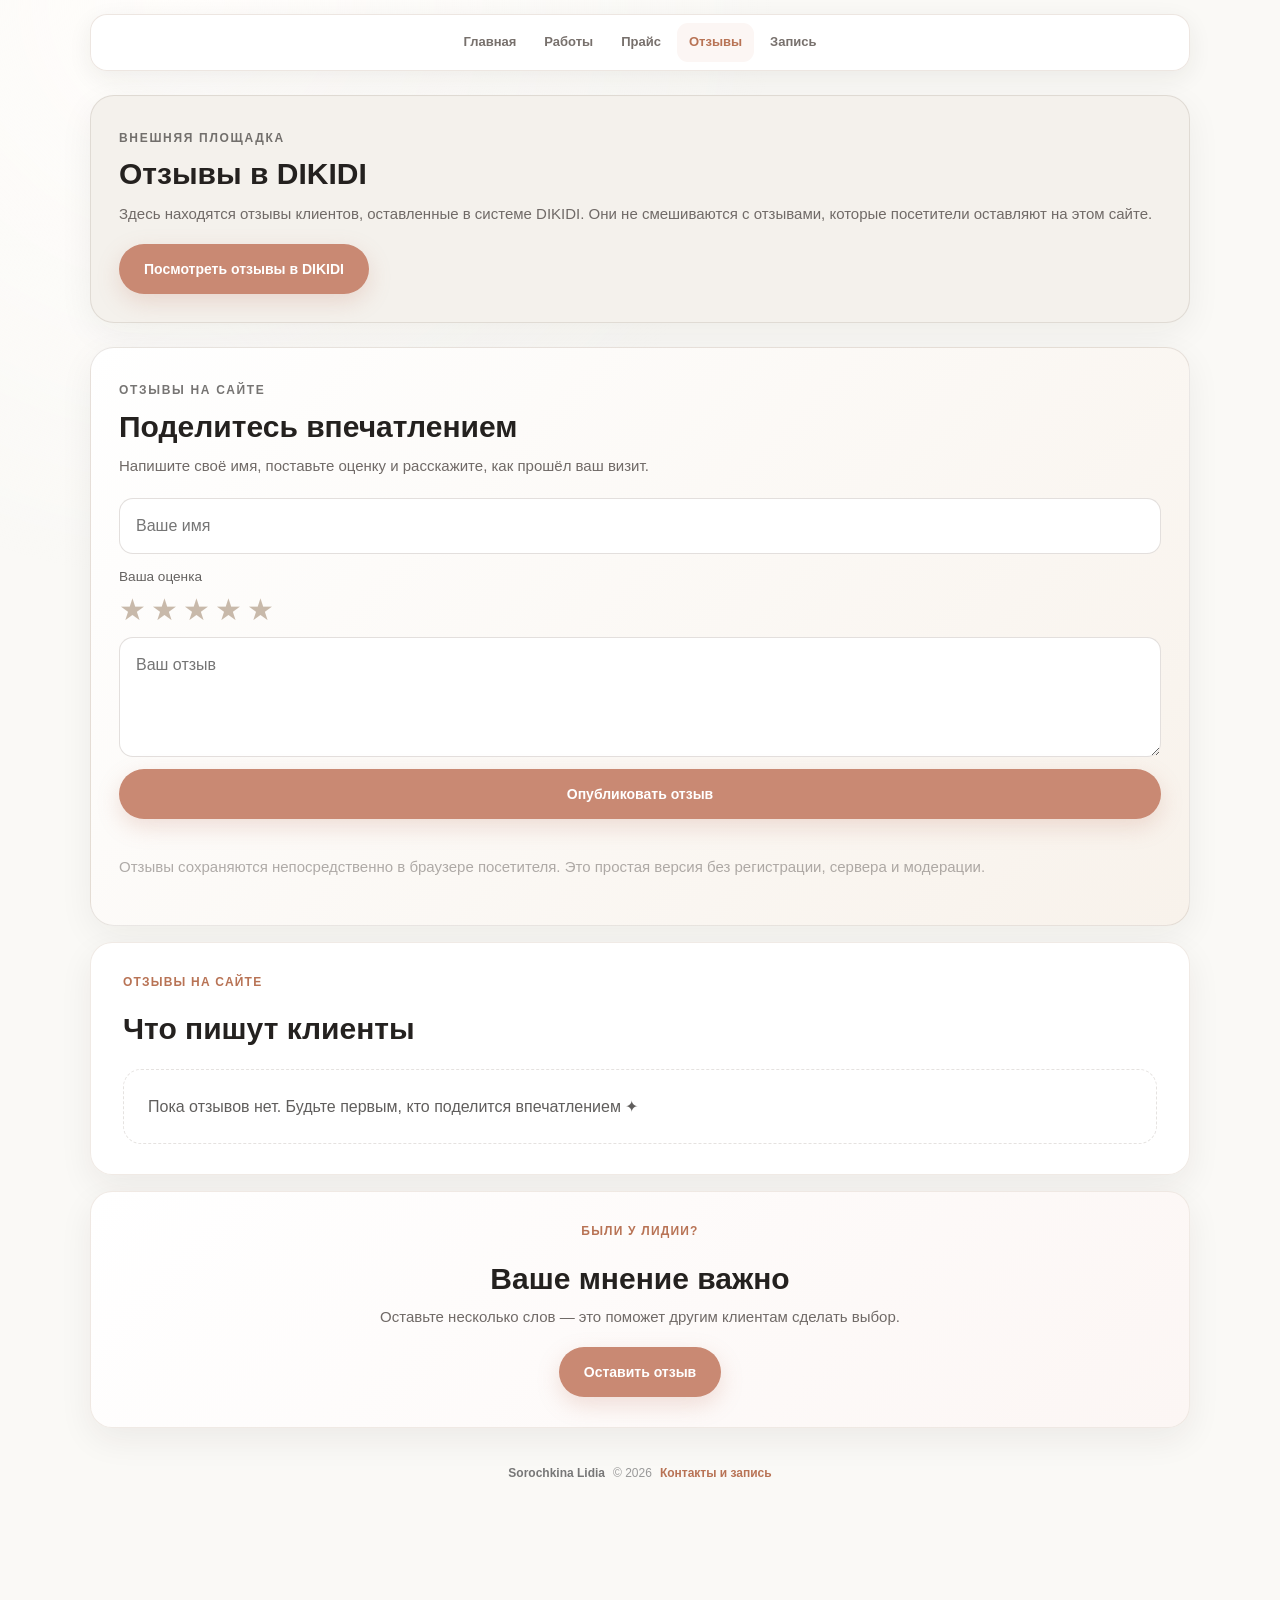
<file: reviews.html>
<!DOCTYPE html>
<html lang="ru">
<head>
<meta charset="UTF-8"><meta name="viewport" content="width=device-width, initial-scale=1.0">
<meta name="description" content="Отзывы клиентов Sorochkina Lidia о маникюре в Калуге. Отзывы на сайте и актуальные отзывы в DIKIDI.">
<meta name="theme-color" content="#faf9f6"><meta name="robots" content="index,follow">
<link rel="canonical" href="https://alexandrsorochkin06-cloud.github.io/lidiya-site/reviews.html">
<meta property="og:title" content="Отзывы о мастере маникюра в Калуге | Sorochkina Lidia"><meta property="og:description" content="Отзывы клиентов Sorochkina Lidia о маникюре в Калуге."><meta property="og:type" content="website"><meta property="og:locale" content="ru_RU"><meta property="og:url" content="https://alexandrsorochkin06-cloud.github.io/lidiya-site/reviews.html">
<title>Отзывы о мастере маникюра в Калуге | Sorochkina Lidia</title><link rel="stylesheet" href="style.css">
<style>
.review-source{margin-top:24px;padding:28px;border:1px solid rgba(80,60,45,.12);border-radius:24px;background:#fff;box-shadow:0 10px 35px rgba(40,30,20,.06)}
.review-source.site{background:linear-gradient(135deg,#fff,#f8f2eb)}
.review-source.external{background:#f4f1ec}
.review-source h2{margin:8px 0 10px}.review-source p{margin:0 0 18px}.source-label{font-size:.75rem;letter-spacing:.14em;text-transform:uppercase;opacity:.62;font-weight:700}
.review-form{display:grid;gap:12px;margin-top:20px}.review-form input,.review-form textarea{width:100%;box-sizing:border-box;border:1px solid rgba(80,60,45,.16);border-radius:14px;padding:14px 16px;font:inherit;background:#fff;outline:none}.review-form input:focus,.review-form textarea:focus{border-color:#8f6f55;box-shadow:0 0 0 3px rgba(143,111,85,.1)}.review-form textarea{min-height:120px;resize:vertical}.stars{display:flex;gap:5px;flex-direction:row-reverse;justify-content:flex-end}.stars input{position:absolute;opacity:0;pointer-events:none}.stars label{font-size:30px;line-height:1;cursor:pointer;color:#c8b9aa}.stars label:hover,.stars label:hover~label,.stars input:checked~label{color:#9a7858}.site-reviews{display:grid;gap:14px;margin-top:22px}.site-review{padding:20px;border-radius:18px;background:#fff;border:1px solid rgba(80,60,45,.1)}.site-review-head{display:flex;justify-content:space-between;gap:12px;align-items:center}.site-review-name{font-weight:700}.site-review-stars{letter-spacing:2px;color:#9a7858}.site-review-date{font-size:.8rem;opacity:.55;margin-top:5px}.site-review p{margin:12px 0 0}.empty-reviews{padding:24px;border-radius:18px;border:1px dashed rgba(80,60,45,.2);opacity:.72}.review-status{min-height:22px;font-size:.9rem;margin:2px 0 0}.danger-note{font-size:.78rem;opacity:.55;margin-top:10px}
</style>
</head>
<body><a class="skip-link" href="#main">К содержанию</a><div class="container">
<nav class="nav-menu" aria-label="Основная навигация"><a href="index.html">Главная</a><a href="gallery.html">Работы</a><a href="prices.html">Прайс</a><a href="reviews.html" class="active">Отзывы</a><a href="booking.html">Запись</a></nav>
<main id="main">
<section class="section review-source external"><span class="source-label">Внешняя площадка</span><h2>Отзывы в DIKIDI</h2><p>Здесь находятся отзывы клиентов, оставленные в системе DIKIDI. Они не смешиваются с отзывами, которые посетители оставляют на этом сайте.</p><a href="https://dikidi.ru/1671478" class="btn" target="_blank" rel="noopener noreferrer">Посмотреть отзывы в DIKIDI</a></section>
<section class="section review-source site"><span class="source-label">Отзывы на сайте</span><h2>Поделитесь впечатлением</h2><p>Напишите своё имя, поставьте оценку и расскажите, как прошёл ваш визит.</p>
<form id="reviewForm" class="review-form"><input id="reviewName" name="name" type="text" maxlength="60" placeholder="Ваше имя" autocomplete="name" required><div><div style="font-size:.85rem;margin-bottom:7px;opacity:.7">Ваша оценка</div><div class="stars" aria-label="Выберите оценку"><input id="star5" type="radio" name="rating" value="5" required><label for="star5" title="5 из 5">★</label><input id="star4" type="radio" name="rating" value="4"><label for="star4" title="4 из 5">★</label><input id="star3" type="radio" name="rating" value="3"><label for="star3" title="3 из 5">★</label><input id="star2" type="radio" name="rating" value="2"><label for="star2" title="2 из 5">★</label><input id="star1" type="radio" name="rating" value="1"><label for="star1" title="1 из 5">★</label></div></div><textarea id="reviewText" name="text" maxlength="800" placeholder="Ваш отзыв" required></textarea><button class="btn" type="submit">Опубликовать отзыв</button><div id="reviewStatus" class="review-status" role="status" aria-live="polite"></div></form>
<p class="danger-note">Отзывы сохраняются непосредственно в браузере посетителя. Это простая версия без регистрации, сервера и модерации.</p></section>
<section class="section"><p class="eyebrow">Отзывы на сайте</p><h2>Что пишут клиенты</h2><div id="siteReviews" class="site-reviews"><div class="empty-reviews">Пока отзывов нет. Будьте первым, кто поделится впечатлением ✦</div></div></section>
<section class="section final-cta"><p class="eyebrow">Были у Лидии?</p><h2>Ваше мнение важно</h2><p>Оставьте несколько слов — это поможет другим клиентам сделать выбор.</p><a href="#reviewForm" class="btn">Оставить отзыв</a></section>
</main><footer class="footer"><strong>Sorochkina Lidia</strong><span>© 2026</span><a href="booking.html">Контакты и запись</a></footer></div>
<div class="mobile-cta"><a class="cta-primary" href="https://dikidi.ru/1671478" target="_blank" rel="noopener noreferrer">📅 Записаться</a><a class="cta-secondary" href="booking.html">💬 Написать</a></div>
<script>
(function(){
const KEY='lidiya_site_reviews_v1';
const form=document.getElementById('reviewForm');const list=document.getElementById('siteReviews');const status=document.getElementById('reviewStatus');
function load(){try{return JSON.parse(localStorage.getItem(KEY)||'[]')}catch(e){return []}}
function escapeHtml(s){return String(s).replace(/[&<>"']/g,function(c){return {'&':'&amp;','<':'&lt;','>':'&gt;','"':'&quot;',"'":'&#039;'}[c]})}
function render(){const reviews=load();if(!reviews.length){list.innerHTML='<div class="empty-reviews">Пока отзывов нет. Будьте первым, кто поделится впечатлением ✦</div>';return}list.innerHTML=reviews.slice().reverse().map(function(r){const stars='★'.repeat(r.rating)+'☆'.repeat(5-r.rating);return '<article class="site-review"><div class="site-review-head"><span class="site-review-name">'+escapeHtml(r.name)+'</span><span class="site-review-stars" aria-label="Оценка '+r.rating+' из 5">'+stars+'</span></div><div class="site-review-date">'+escapeHtml(r.date)+'</div><p>'+escapeHtml(r.text).replace(/\n/g,'<br>')+'</p></article>'}).join('')}
form.addEventListener('submit',function(e){e.preventDefault();const name=document.getElementById('reviewName').value.trim();const text=document.getElementById('reviewText').value.trim();const rating=Number(new FormData(form).get('rating'));if(!name||!text||!rating)return;const reviews=load();reviews.push({name:name,text:text,rating:rating,date:new Date().toLocaleDateString('ru-RU')});try{localStorage.setItem(KEY,JSON.stringify(reviews));form.reset();status.textContent='✓ Спасибо! Отзыв опубликован.';render();}catch(e){status.textContent='Не удалось сохранить отзыв в этом браузере.'}});render();
})();
</script>
</body></html>
</file>
<file: style.css>
:root{--bg:#faf9f6;--surface:#fff;--soft:#fcf6f4;--text:#24211f;--muted:#706a67;--accent:#c98973;--accent-dark:#b87355;--line:#ece4de;--gold:#c79a63;--shadow:0 12px 34px rgba(44,36,31,.065);--radius:22px}*{margin:0;padding:0;box-sizing:border-box}html{scroll-behavior:smooth;-webkit-text-size-adjust:100%}body{background:radial-gradient(circle at 15% 0%,#fffdfb 0,transparent 30%),var(--bg);color:var(--text);line-height:1.6;font-family:-apple-system,BlinkMacSystemFont,"Segoe UI",Roboto,Helvetica,Arial,sans-serif;padding-bottom:76px;overflow-x:hidden}body.no-scroll{overflow:hidden}a{color:inherit}button,input,textarea,select{font:inherit}img{max-width:100%;height:auto}.skip-link{position:fixed;left:12px;top:-60px;z-index:20000;background:#24211f;color:#fff;padding:10px 14px;border-radius:10px;text-decoration:none}.skip-link:focus{top:12px}.container{width:min(calc(100% - 24px),1100px);margin:0 auto;padding:14px 0 20px}.nav-menu{position:sticky;top:10px;z-index:50;display:flex;justify-content:center;flex-wrap:wrap;gap:4px;background:rgba(255,255,255,.94);-webkit-backdrop-filter:blur(14px);backdrop-filter:blur(14px);padding:8px;border:1px solid rgba(236,228,222,.9);border-radius:17px;margin-bottom:16px;box-shadow:0 7px 25px rgba(44,36,31,.07)}.nav-menu a{text-decoration:none;color:#77706c;font-size:13px;font-weight:700;padding:9px 12px;border-radius:11px;transition:.2s ease}.nav-menu a:hover,.nav-menu a.active{color:var(--accent-dark);background:var(--soft)}.section,.hero{background:rgba(255,255,255,.97);padding:30px 22px;border-radius:var(--radius);margin-bottom:16px;box-shadow:var(--shadow);border:1px solid rgba(236,228,222,.78);width:100%;min-width:0}.section h2{font-size:clamp(24px,4vw,30px);line-height:1.15;margin-bottom:9px}.section>p{font-size:15px;color:var(--muted);margin-bottom:20px}.hero{position:relative;overflow:hidden;text-align:center;padding:clamp(54px,9vw,92px) 22px;background-image:linear-gradient(rgba(250,249,246,.76),rgba(250,249,246,.92)),url('logo.jpg');background-size:cover;background-position:center}.hero h1{max-width:760px;margin:0 auto 15px;font-size:clamp(31px,5.2vw,54px);line-height:1.06;letter-spacing:-.025em}.hero>p:not(.hero-kicker){max-width:680px;margin:0 auto 20px;font-size:clamp(15px,2vw,18px);color:var(--muted)}.hero-kicker,.eyebrow{color:var(--accent-dark)!important;font-weight:850!important;letter-spacing:.1em;text-transform:uppercase;font-size:12px!important}.hero-kicker{margin-bottom:11px!important}.hero-actions{display:flex;justify-content:center;gap:9px;flex-wrap:wrap}.btn{display:inline-flex;align-items:center;justify-content:center;min-height:48px;background:var(--accent);color:#fff;padding:13px 24px;border-radius:999px;text-decoration:none;font-weight:800;font-size:14px;text-align:center;box-shadow:0 8px 22px rgba(201,137,115,.25);transition:.2s ease;border:1px solid transparent;cursor:pointer}.btn:hover{transform:translateY(-2px);background:var(--accent-dark);box-shadow:0 11px 26px rgba(201,137,115,.31)}.btn-light{background:rgba(255,255,255,.86);color:var(--accent-dark);border-color:var(--line);box-shadow:none}.btn-light:hover{background:#fff}.btn:focus-visible,.mini-link:focus-visible,.nav-menu a:focus-visible,.service-card:focus-visible,.mobile-cta a:focus-visible{outline:3px solid rgba(201,137,115,.35);outline-offset:3px}.hero .btn{min-width:210px}.offer{max-width:560px;margin:22px auto 16px;padding:13px 16px;border:1.5px dashed #d4a373;border-radius:14px;background:rgba(252,246,244,.92)}.offer p{margin:0!important;color:#333!important;font-size:14px!important}.offer strong{color:var(--accent-dark)}.hero-studio{max-width:680px;margin:0 auto;padding:17px 18px;border-radius:16px;background:rgba(252,246,244,.9);text-align:left}.hero-studio h3{margin-bottom:5px;font-size:17px}.hero-studio p{margin:0!important;color:var(--muted);font-size:13px!important}.section-heading{display:flex;justify-content:space-between;align-items:end;gap:18px;margin-bottom:18px}.section-heading h2{margin-bottom:4px}.section-heading p{margin:0}.mini-link{color:var(--accent-dark);font-size:13px;font-weight:800;text-decoration:none;white-space:nowrap}.benefits{display:grid;grid-template-columns:repeat(3,1fr);gap:12px}.benefit-card{padding:19px 15px;border:1px solid var(--line);border-radius:17px;background:#fff}.benefit-icon{font-size:25px;margin-bottom:8px}.benefit-card h3{font-size:15px;margin-bottom:5px}.benefit-card p{margin:0;color:var(--muted);font-size:13px;line-height:1.5}.trust-grid{display:grid;grid-template-columns:repeat(2,1fr);gap:12px}.trust-item{padding:18px;border:1px solid var(--line);border-radius:17px;background:linear-gradient(135deg,#fff,#fcf6f4)}.trust-item strong{display:block;margin-bottom:5px;font-size:14px}.trust-item span{display:block;font-size:13px;color:var(--muted);line-height:1.5}.service-grid{display:grid;grid-template-columns:repeat(3,1fr);gap:12px}.service-card{display:flex;flex-direction:column;gap:3px;padding:20px;border:1px solid var(--line);border-radius:18px;background:#fff;text-decoration:none;transition:.2s ease;min-width:0}.service-card:hover{transform:translateY(-3px);box-shadow:0 12px 28px rgba(44,36,31,.08);border-color:#dfc9bd}.service-icon{font-size:25px;margin-bottom:5px}.service-card strong{font-size:16px}.service-card span:not(.service-icon){font-size:12px;color:var(--muted)}.service-card b{color:var(--accent-dark);font-size:14px;margin-top:8px}.price-list{margin-top:18px}.price-item{display:flex;justify-content:space-between;align-items:center;gap:18px;padding:17px 0;border-bottom:1px dashed var(--line)}.price-item:last-child{border-bottom:none}.price-name{color:#444;flex:1;font-size:14px}.price-name small{color:var(--muted);font-size:12px}.price-value{color:var(--accent-dark);font-weight:850;white-space:nowrap}.gallery-grid{display:grid;grid-template-columns:repeat(2,minmax(0,1fr));gap:12px;margin-top:20px}.gallery-img{width:100%;height:220px;display:block;object-fit:cover;border-radius:15px;cursor:zoom-in;box-shadow:0 5px 18px rgba(0,0,0,.07);transition:transform .25s ease,filter .25s ease}.gallery-img:hover{transform:translateY(-2px);filter:brightness(.96)}.gallery-card{position:relative;overflow:hidden;border-radius:15px;min-width:0}.gallery-card .gallery-img{margin:0}.gallery-label{position:absolute;left:10px;bottom:10px;background:rgba(255,255,255,.93);padding:6px 10px;border-radius:9px;font-size:11px;font-weight:800;pointer-events:none}.review-card{background:var(--soft);padding:17px;border-radius:16px;margin-bottom:12px;border:1px solid var(--line)}.review-header{display:flex;justify-content:space-between;gap:10px;margin-bottom:6px;font-size:14px}.review-author{font-weight:800}.review-stars{color:var(--accent);letter-spacing:2px;font-size:12px}.review-text{font-size:13px;color:#555;line-height:1.5}.booking-grid{display:grid;grid-template-columns:1fr 1fr;gap:12px;margin-top:18px}.booking-card{padding:21px;border:1px solid var(--line);border-radius:18px;background:#fff;min-width:0}.booking-card h3{margin-bottom:6px}.booking-card p{color:var(--muted);font-size:14px;margin-bottom:14px}.booking-card .btn{width:100%}.social-container{display:grid;grid-template-columns:repeat(2,1fr);gap:8px;margin-top:14px}.social-btn{padding:12px 8px;border-radius:12px;text-align:center;text-decoration:none;color:#fff;font-size:12px;font-weight:800;transition:.2s ease}.social-btn:hover{transform:translateY(-2px);filter:brightness(.96)}.btn-wa{background:#25D366}.btn-tg{background:#0088cc}.btn-vk{background:#0077ff}.btn-max{background:#333}.about-section{display:grid;grid-template-columns:1.4fr .8fr;gap:24px;align-items:center}.about-copy p:not(.eyebrow){max-width:650px;color:var(--muted);margin:0 0 18px}.about-note{padding:23px;border-radius:18px;background:var(--soft);border:1px solid var(--line)}.about-note span{font-size:26px;color:var(--gold)}.about-note strong{display:block;margin:7px 0 4px}.about-note p{font-size:13px;color:var(--muted)}.faq-section details{border-top:1px solid var(--line);padding:16px 0}.faq-section details:last-child{border-bottom:1px solid var(--line)}.faq-section summary{cursor:pointer;font-weight:750;list-style:none;padding-right:25px;position:relative}.faq-section summary::-webkit-details-marker{display:none}.faq-section summary:after{content:'+';position:absolute;right:0;color:var(--accent-dark);font-size:20px;line-height:1}.faq-section details[open] summary:after{content:'−'}.faq-section details p{color:var(--muted);font-size:14px;margin:9px 0 0;max-width:800px}.final-cta{text-align:center;background:linear-gradient(135deg,#fff,#fcf6f4)}.final-cta>p:not(.eyebrow){max-width:620px;margin:0 auto 18px}.final-cta .hero-actions{margin-top:5px}.footer{display:flex;justify-content:center;align-items:center;gap:8px;flex-wrap:wrap;text-align:center;padding:20px 10px;font-size:12px;color:#999}.footer strong{color:#777}.footer a{color:var(--accent-dark);font-weight:750;text-decoration:none}.phone-float-btn{position:fixed;bottom:88px;right:20px;width:54px;height:54px;background:#28a745;border-radius:50%;display:flex;align-items:center;justify-content:center;box-shadow:0 7px 20px rgba(0,0,0,.22);z-index:9999;transition:transform .2s ease}.phone-float-btn:hover{transform:scale(1.08)}.mobile-cta{display:none;position:fixed;left:10px;right:10px;bottom:10px;z-index:9998;padding:6px;background:rgba(255,255,255,.95);-webkit-backdrop-filter:blur(12px);backdrop-filter:blur(12px);border:1px solid var(--line);border-radius:16px;box-shadow:0 8px 30px rgba(44,36,31,.15);grid-template-columns:1fr 1fr;gap:6px}.mobile-cta a{min-height:46px;display:flex;align-items:center;justify-content:center;border-radius:11px;text-decoration:none;font-size:13px;font-weight:850}.mobile-cta .cta-primary{background:var(--accent);color:#fff}.mobile-cta .cta-secondary{background:var(--soft);color:var(--accent-dark)}.lightbox{position:fixed;inset:0;background:rgba(20,17,15,.93);display:none;align-items:center;justify-content:center;padding:24px;z-index:10000}.lightbox.open{display:flex}.lightbox img{max-width:min(100%,1100px);max-height:88vh;object-fit:contain;border-radius:12px}.lightbox-close{position:absolute;top:16px;right:18px;width:44px;height:44px;border:0;border-radius:50%;background:#fff;color:#333;font-size:25px;cursor:pointer}.lightbox-prev,.lightbox-next{position:absolute;top:50%;transform:translateY(-50%);width:46px;height:46px;border:0;border-radius:50%;background:rgba(255,255,255,.92);color:#333;font-size:24px;cursor:pointer}.lightbox-prev{left:18px}.lightbox-next{right:18px}.lightbox-caption{position:absolute;bottom:18px;left:70px;right:70px;text-align:center;color:#fff;font-size:13px}@media(min-width:901px){.gallery-grid{grid-template-columns:repeat(3,minmax(0,1fr))}.section,.hero{padding-left:32px;padding-right:32px}}@media(min-width:701px) and (max-width:900px){.container{width:min(calc(100% - 32px),820px)}.benefits,.service-grid{grid-template-columns:repeat(2,1fr)}.gallery-grid{grid-template-columns:repeat(2,minmax(0,1fr))}.about-section{grid-template-columns:1fr 1fr}.hero h1{font-size:clamp(36px,5vw,48px)}}@media(max-width:700px){.container{width:min(calc(100% - 20px),600px)}.nav-menu{justify-content:flex-start;overflow-x:auto;flex-wrap:nowrap;scrollbar-width:none;-webkit-overflow-scrolling:touch}.nav-menu::-webkit-scrollbar{display:none}.nav-menu a{flex:0 0 auto}.benefits,.booking-grid,.service-grid,.trust-grid{grid-template-columns:1fr}.about-section{grid-template-columns:1fr;gap:16px}.gallery-img{height:180px}.section-heading{align-items:start;flex-direction:column;gap:4px}.mini-link{display:none}.mobile-cta{display:grid}.phone-float-btn{bottom:82px}.lightbox-prev{left:9px}.lightbox-next{right:9px}.lightbox-caption{left:60px;right:60px}.section,.hero{padding-left:20px;padding-right:20px}.hero-actions{width:100%}.hero .btn{min-width:0;flex:1 1 220px}.booking-card .btn{min-height:50px}.social-container{grid-template-columns:1fr 1fr}}@media(max-width:480px){.container{width:calc(100% - 16px);padding-top:8px}.nav-menu{top:6px;margin-bottom:10px}.nav-menu a{font-size:12px;padding:8px 10px}.hero{padding:42px 16px}.hero h1{font-size:clamp(28px,9vw,35px)}.hero>p:not(.hero-kicker){font-size:15px}.section{padding:22px 16px;margin-bottom:12px;border-radius:18px}.section h2{font-size:24px}.gallery-grid{gap:9px}.gallery-img{height:150px;border-radius:12px}.gallery-label{left:7px;bottom:7px;padding:5px 8px;font-size:10px}.phone-float-btn{width:50px;height:50px;right:12px;bottom:78px}.hero-actions .btn{width:100%;flex-basis:100%}.service-card{padding:17px}.price-item{align-items:flex-start;gap:10px}.price-name{font-size:13px}.price-name small{display:block}.price-value{font-size:13px}.social-container{grid-template-columns:1fr}.mobile-cta{left:7px;right:7px;bottom:7px}.mobile-cta a{min-height:44px;font-size:12px}}@media(max-width:360px){.container{width:calc(100% - 12px)}.nav-menu a{font-size:11px;padding:7px 9px}.hero{padding:36px 13px}.section{padding:19px 13px}.gallery-img{height:130px}.hero-kicker,.eyebrow{font-size:10px!important;letter-spacing:.08em}.mobile-cta a{font-size:11px}}@media(orientation:landscape) and (max-height:500px){.hero{padding-top:35px;padding-bottom:35px}.nav-menu{position:relative;top:0}.mobile-cta{display:none}.phone-float-btn{bottom:15px}}@media(prefers-reduced-motion:reduce){html{scroll-behavior:auto}.btn,.gallery-img,.service-card,.social-btn{transition:none}}@media print{body{background:#fff;padding:0}.nav-menu,.mobile-cta,.phone-float-btn,.btn{display:none!important}.section,.hero{box-shadow:none;break-inside:avoid}}
</file>
